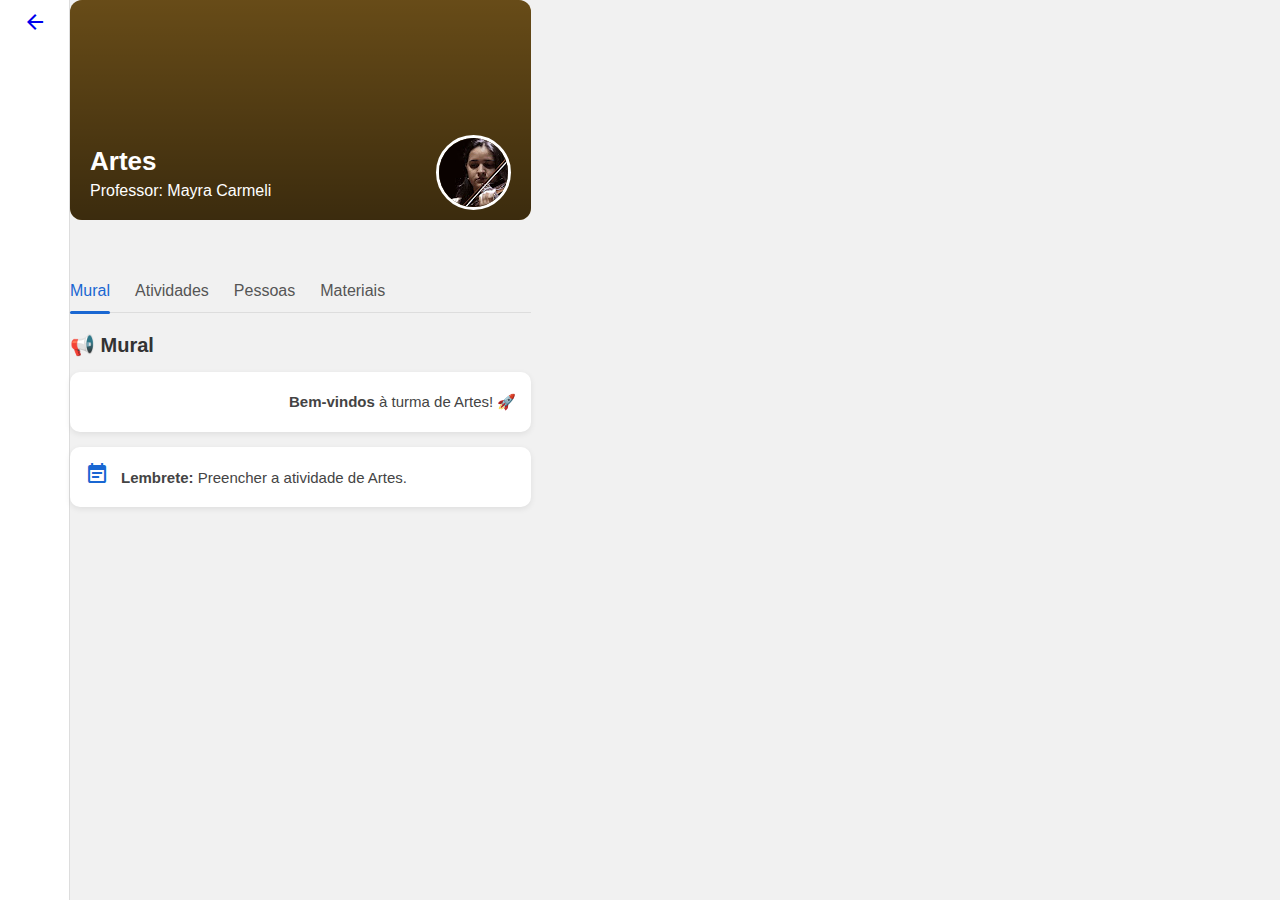
<file: class-pages/artes-page.html>
<!DOCTYPE html>
<html lang="pt-br">

<head>
    <meta charset="UTF-8">
    <meta name="viewport" content="width=device-width, initial-scale=1.0">
    <link rel="stylesheet" href="../style.css">
    <link rel="stylesheet" href="https://fonts.googleapis.com/icon?family=Material+Icons">
    <title>Filosofia - CodeRoom</title>
    <style>
        /* Capa da turma */
        .capa-turma {
            position: relative;
            height: 220px;
            background-size: cover;
            background-position: center;
            border-radius: 12px;
            display: flex;
            align-items: flex-end;
            padding: 20px;
            color: white;
            font-family: 'Roboto', sans-serif;
            overflow: hidden;
        }

        .capa-turma::before {
            content: "";
            position: absolute;
            inset: 0;
            background: linear-gradient(to bottom, rgba(0, 0, 0, 0.3), rgba(0, 0, 0, 0.6));
        }

        .capa-turma .info-capa {
            position: relative;
            z-index: 2;
        }

        .capa-turma .info-capa h1 {
            margin: 0;
            font-size: 26px;
            font-weight: 700;
        }

        .capa-turma .info-capa p {
            margin: 5px 0 0;
            font-size: 16px;
        }

        .avatar-professor-grande {
            position: absolute;
            right: 20px;
            bottom: 10px;
            border-radius: 50%;
            overflow: hidden;
            width: 75px;
            height: 75px;
            border: 3px solid white;
            z-index: 2;
        }

        /* Abas */
        .abas-turma {
            display: flex;
            gap: 25px;
            margin: 50px 0 20px 0;
            border-bottom: 1px solid #ddd;
            font-family: 'Roboto', sans-serif;
        }

        .abas-turma a {
            padding: 12px 0;
            text-decoration: none;
            color: #555;
            font-weight: 500;
            position: relative;
            transition: color 0.2s ease;
        }

        .abas-turma a:hover {
            color: #1967d2;
        }

        .abas-turma a.ativa {
            color: #1967d2;
        }

        .abas-turma a.ativa::after {
            content: "";
            position: absolute;
            bottom: -2px;
            left: 0;
            right: 0;
            height: 3px;
            background: #1967d2;
            border-radius: 2px;
        }

        /* Seções */
        .titulo-secao {
            font-size: 20px;
            font-weight: 600;
            margin-bottom: 15px;
            color: #333;
        }

        /* Posts no mural */
        .post-card {
            display: flex;
            align-items: center;
            gap: 12px;
            background: #fff;
            padding: 15px;
            border-radius: 10px;
            margin-bottom: 15px;
            box-shadow: 0 2px 6px rgba(0, 0, 0, 0.08);
            transition: transform 0.2s ease, box-shadow 0.2s ease;
        }

        .post-card:hover {
            transform: translateY(-2px);
            box-shadow: 0 4px 10px rgba(0, 0, 0, 0.12);
        }

        .post-icone {
            color: #1967d2;
            font-size: 24px;
        }

        .post-conteudo p {
            margin: 0;
            font-size: 15px;
            color: #444;
        }
    </style>
</head>

<body>
    <div class="container">
        <!-- Menu lateral -->
        <aside class="menu-lateral">
            <div class="logo-area">
                <a href="../index.html"><span class="material-icons">arrow_back</span></a>
            </div>
        </aside>

        <!-- Conteúdo principal -->
        <main class="conteudo-principal">

            <!-- Capa da turma -->
            <div class="capa-turma" style="background-color: #946c22;">
                <div class="info-capa">
                    <h1>Artes</h1>
                    <p>Professor: Mayra Carmeli</p>
                </div>
                <div class="avatar-professor-grande">
                    <img src="../static/teachers-avatar/maira-foto.jpg" alt="Foto do professor">
                </div>
            </div>

            <!-- Navegação interna da turma -->
            <nav class="abas-turma">
                <a href="#" class="aba ativa">Mural</a>
                <a href="#">Atividades</a>
                <a href="#">Pessoas</a>
                <a href="#">Materiais</a>
            </nav>

            <section class="conteudo-turma">
                <h2 class="titulo-secao">📢 Mural</h2>

                <div class="post-card">
                    <div class="post-icone">
                        <span class="material-icons">campaign</span>
                    </div>
                    <div class="post-conteudo">
                        <p><strong>Bem-vindos</strong> à turma de Artes! 🚀</p>
                    </div>
                </div>

                <div class="post-card">
                    <div class="post-icone">
                        <span class="material-icons">event_note</span>
                    </div>
                    <div class="post-conteudo">
                        <p><strong>Lembrete:</strong> Preencher a atividade de Artes.</p>
                    </div>
                </div>
            </section>
        </main>
    </div>
</body>

</html>
</file>
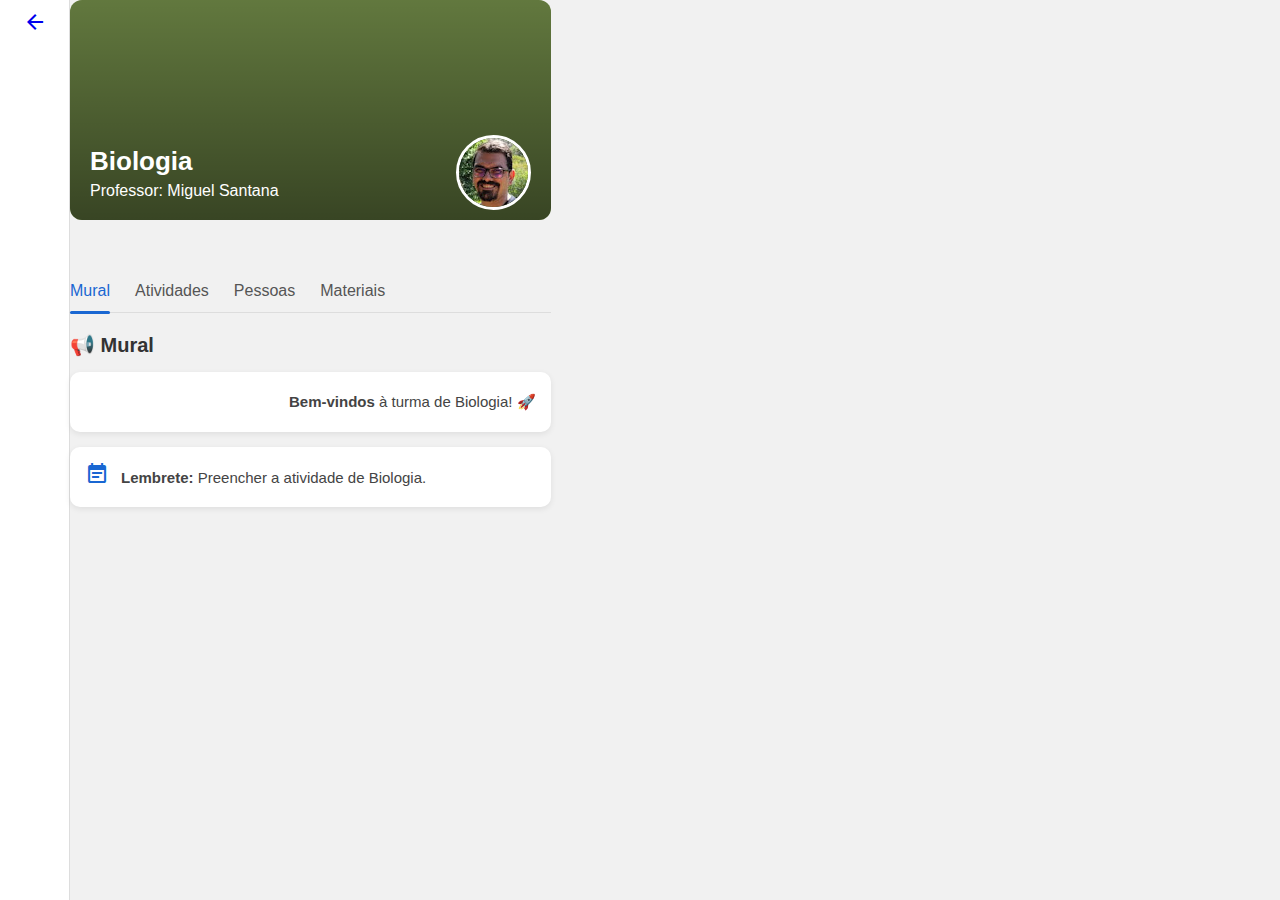
<file: class-pages/biologia-page.html>
<!DOCTYPE html>
<html lang="pt-br">

<head>
    <meta charset="UTF-8">
    <meta name="viewport" content="width=device-width, initial-scale=1.0">
    <link rel="stylesheet" href="../style.css">
    <link rel="stylesheet" href="https://fonts.googleapis.com/icon?family=Material+Icons">
    <title>Filosofia - CodeRoom</title>
    <style>
        /* Capa da turma */
        .capa-turma {
            position: relative;
            height: 220px;
            background-size: cover;
            background-position: center;
            border-radius: 12px;
            display: flex;
            align-items: flex-end;
            padding: 20px;
            color: white;
            font-family: 'Roboto', sans-serif;
            overflow: hidden;
        }

        .capa-turma::before {
            content: "";
            position: absolute;
            inset: 0;
            background: linear-gradient(to bottom, rgba(0, 0, 0, 0.3), rgba(0, 0, 0, 0.6));
        }

        .capa-turma .info-capa {
            position: relative;
            z-index: 2;
        }

        .capa-turma .info-capa h1 {
            margin: 0;
            font-size: 26px;
            font-weight: 700;
        }

        .capa-turma .info-capa p {
            margin: 5px 0 0;
            font-size: 16px;
        }

        .avatar-professor-grande {
            position: absolute;
            right: 20px;
            bottom: 10px;
            border-radius: 50%;
            overflow: hidden;
            width: 75px;
            height: 75px;
            border: 3px solid white;
            z-index: 2;
        }

        /* Abas */
        .abas-turma {
            display: flex;
            gap: 25px;
            margin: 50px 0 20px 0;
            border-bottom: 1px solid #ddd;
            font-family: 'Roboto', sans-serif;
        }

        .abas-turma a {
            padding: 12px 0;
            text-decoration: none;
            color: #555;
            font-weight: 500;
            position: relative;
            transition: color 0.2s ease;
        }

        .abas-turma a:hover {
            color: #1967d2;
        }

        .abas-turma a.ativa {
            color: #1967d2;
        }

        .abas-turma a.ativa::after {
            content: "";
            position: absolute;
            bottom: -2px;
            left: 0;
            right: 0;
            height: 3px;
            background: #1967d2;
            border-radius: 2px;
        }

        /* Seções */
        .titulo-secao {
            font-size: 20px;
            font-weight: 600;
            margin-bottom: 15px;
            color: #333;
        }

        /* Posts no mural */
        .post-card {
            display: flex;
            align-items: center;
            gap: 12px;
            background: #fff;
            padding: 15px;
            border-radius: 10px;
            margin-bottom: 15px;
            box-shadow: 0 2px 6px rgba(0, 0, 0, 0.08);
            transition: transform 0.2s ease, box-shadow 0.2s ease;
        }

        .post-card:hover {
            transform: translateY(-2px);
            box-shadow: 0 4px 10px rgba(0, 0, 0, 0.12);
        }

        .post-icone {
            color: #1967d2;
            font-size: 24px;
        }

        .post-conteudo p {
            margin: 0;
            font-size: 15px;
            color: #444;
        }
    </style>
</head>

<body>
    <div class="container">
        <!-- Menu lateral -->
        <aside class="menu-lateral">
            <div class="logo-area">
                <a href="../index.html"><span class="material-icons">arrow_back</span></a>
            </div>
        </aside>

        <!-- Conteúdo principal -->
        <main class="conteudo-principal">

            <!-- Capa da turma -->
            <div class="capa-turma" style="background-color: #8CAC59;">
                <div class="info-capa">
                    <h1>Biologia</h1>
                    <p>Professor: Miguel Santana</p>
                </div>
                <div class="avatar-professor-grande">
                    <img src="../static/teachers-avatar/miguel-foto.jpg" alt="Foto do professor">
                </div>
            </div>

            <!-- Navegação interna da turma -->
            <nav class="abas-turma">
                <a href="#" class="aba ativa">Mural</a>
                <a href="#">Atividades</a>
                <a href="#">Pessoas</a>
                <a href="#">Materiais</a>
            </nav>

            <section class="conteudo-turma">
                <h2 class="titulo-secao">📢 Mural</h2>

                <div class="post-card">
                    <div class="post-icone">
                        <span class="material-icons">campaign</span>
                    </div>
                    <div class="post-conteudo">
                        <p><strong>Bem-vindos</strong> à turma de Biologia! 🚀</p>
                    </div>
                </div>

                <div class="post-card">
                    <div class="post-icone">
                        <span class="material-icons">event_note</span>
                    </div>
                    <div class="post-conteudo">
                        <p><strong>Lembrete:</strong> Preencher a atividade de Biologia.</p>
                    </div>
                </div>
            </section>
        </main>
    </div>
</body>

</html>
</file>
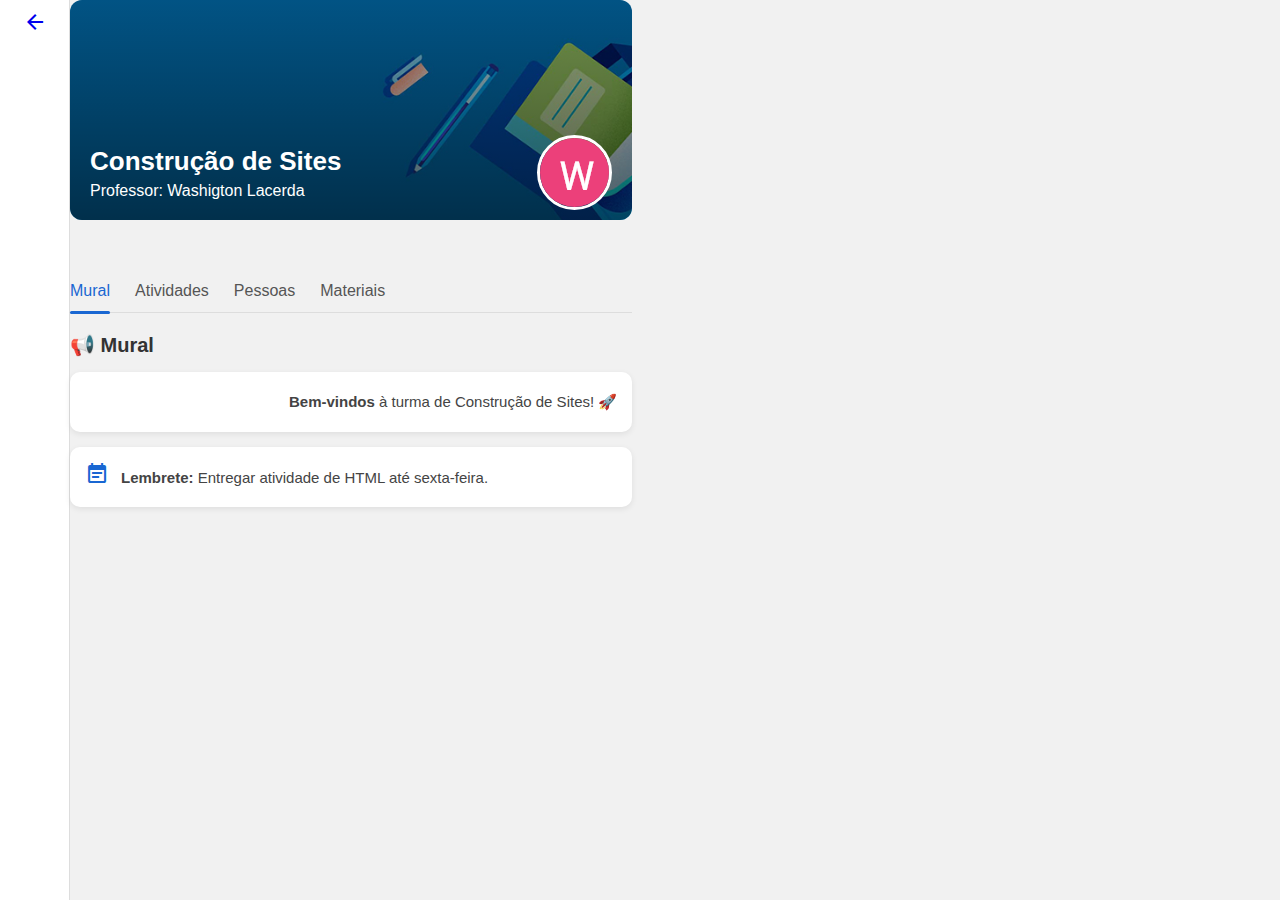
<file: class-pages/construcao-page.html>
<!DOCTYPE html>
<html lang="pt-br">

<head>
    <meta charset="UTF-8">
    <meta name="viewport" content="width=device-width, initial-scale=1.0">
    <link rel="stylesheet" href="../style.css">
    <link rel="stylesheet" href="https://fonts.googleapis.com/icon?family=Material+Icons">
    <title>Construção de Sites - CodeRoom</title>
    <style>
        /* Capa da turma */
        .capa-turma {
            position: relative;
            height: 220px;
            background-size: cover;
            background-position: center;
            border-radius: 12px;
            display: flex;
            align-items: flex-end;
            padding: 20px;
            color: white;
            font-family: 'Roboto', sans-serif;
            overflow: hidden;
        }

        .capa-turma::before {
            content: "";
            position: absolute;
            inset: 0;
            background: linear-gradient(to bottom, rgba(0, 0, 0, 0.3), rgba(0, 0, 0, 0.6));
        }

        .capa-turma .info-capa {
            position: relative;
            z-index: 2;
        }

        .capa-turma .info-capa h1 {
            margin: 0;
            font-size: 26px;
            font-weight: 700;
        }

        .capa-turma .info-capa p {
            margin: 5px 0 0;
            font-size: 16px;
        }

        .avatar-professor-grande {
            position: absolute;
            right: 20px;
            bottom: 10px;
            border-radius: 50%;
            overflow: hidden;
            width: 75px;
            height: 75px;
            border: 3px solid white;
            z-index: 2;
        }

        /* Abas */
        .abas-turma {
            display: flex;
            gap: 25px;
            margin: 50px 0 20px 0;
            border-bottom: 1px solid #ddd;
            font-family: 'Roboto', sans-serif;
        }

        .abas-turma a {
            padding: 12px 0;
            text-decoration: none;
            color: #555;
            font-weight: 500;
            position: relative;
            transition: color 0.2s ease;
        }

        .abas-turma a:hover {
            color: #1967d2;
        }

        .abas-turma a.ativa {
            color: #1967d2;
        }

        .abas-turma a.ativa::after {
            content: "";
            position: absolute;
            bottom: -2px;
            left: 0;
            right: 0;
            height: 3px;
            background: #1967d2;
            border-radius: 2px;
        }

        /* Seções */
        .titulo-secao {
            font-size: 20px;
            font-weight: 600;
            margin-bottom: 15px;
            color: #333;
        }

        /* Posts no mural */
        .post-card {
            display: flex;
            align-items: center;
            gap: 12px;
            background: #fff;
            padding: 15px;
            border-radius: 10px;
            margin-bottom: 15px;
            box-shadow: 0 2px 6px rgba(0, 0, 0, 0.08);
            transition: transform 0.2s ease, box-shadow 0.2s ease;
        }

        .post-card:hover {
            transform: translateY(-2px);
            box-shadow: 0 4px 10px rgba(0, 0, 0, 0.12);
        }

        .post-icone {
            color: #1967d2;
            font-size: 24px;
        }

        .post-conteudo p {
            margin: 0;
            font-size: 15px;
            color: #444;
        }
    </style>
</head>

<body>
    <div class="container">
        <!-- Menu lateral -->
        <aside class="menu-lateral">
            <div class="logo-area">
                <a href="../index.html"><span class="material-icons">arrow_back</span></a>
            </div>
        </aside>

        <!-- Conteúdo principal -->
        <main class="conteudo-principal">

            <!-- Capa da turma -->
            <div class="capa-turma" style="background-image: url('../static/class-background-1.jpg');">
                <div class="info-capa">
                    <h1>Construção de Sites</h1>
                    <p>Professor: Washigton Lacerda</p>
                </div>
                <div class="avatar-professor-grande">
                    <img src="../static/teachers-avatar/washington-foto.png" alt="Foto do professor">
                </div>
            </div>

            <!-- Navegação interna da turma -->
            <nav class="abas-turma">
                <a href="#" class="aba ativa">Mural</a>
                <a href="#">Atividades</a>
                <a href="#">Pessoas</a>
                <a href="#">Materiais</a>
            </nav>

            <section class="conteudo-turma">
                <h2 class="titulo-secao">📢 Mural</h2>

                <div class="post-card">
                    <div class="post-icone">
                        <span class="material-icons">campaign</span>
                    </div>
                    <div class="post-conteudo">
                        <p><strong>Bem-vindos</strong> à turma de Construção de Sites! 🚀</p>
                    </div>
                </div>

                <div class="post-card">
                    <div class="post-icone">
                        <span class="material-icons">event_note</span>
                    </div>
                    <div class="post-conteudo">
                        <p><strong>Lembrete:</strong> Entregar atividade de HTML até sexta-feira.</p>
                    </div>
                </div>
            </section>
        </main>
    </div>
</body>

</html>
</file>
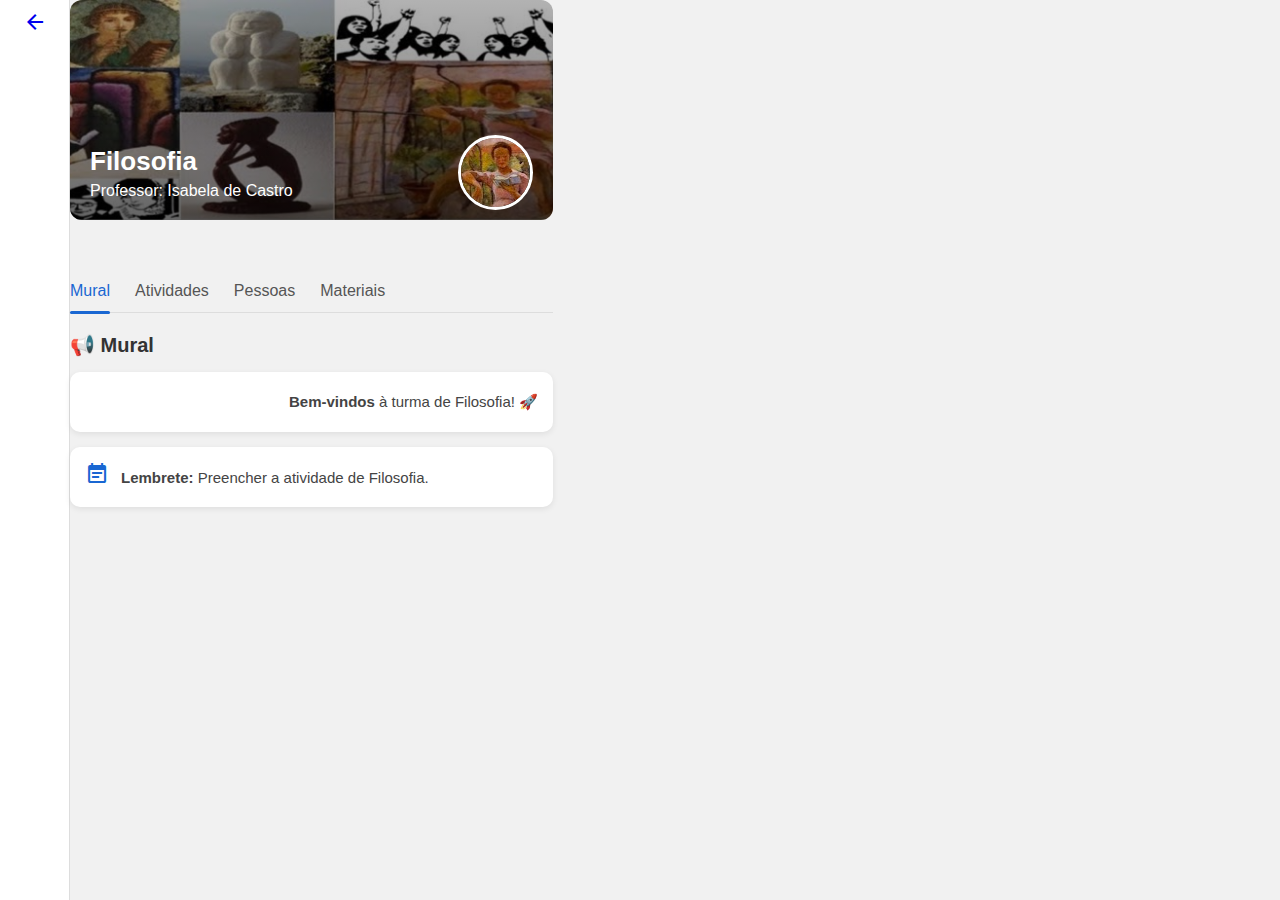
<file: class-pages/filosofia-page.html>
<!DOCTYPE html>
<html lang="pt-br">

<head>
    <meta charset="UTF-8">
    <meta name="viewport" content="width=device-width, initial-scale=1.0">
    <link rel="stylesheet" href="../style.css">
    <link rel="stylesheet" href="https://fonts.googleapis.com/icon?family=Material+Icons">
    <title>Filosofia - CodeRoom</title>
    <style>
        /* Capa da turma */
        .capa-turma {
            position: relative;
            height: 220px;
            background-size: cover;
            background-position: center;
            border-radius: 12px;
            display: flex;
            align-items: flex-end;
            padding: 20px;
            color: white;
            font-family: 'Roboto', sans-serif;
            overflow: hidden;
        }

        .capa-turma::before {
            content: "";
            position: absolute;
            inset: 0;
            background: linear-gradient(to bottom, rgba(0, 0, 0, 0.3), rgba(0, 0, 0, 0.6));
        }

        .capa-turma .info-capa {
            position: relative;
            z-index: 2;
        }

        .capa-turma .info-capa h1 {
            margin: 0;
            font-size: 26px;
            font-weight: 700;
        }

        .capa-turma .info-capa p {
            margin: 5px 0 0;
            font-size: 16px;
        }

        .avatar-professor-grande {
            position: absolute;
            right: 20px;
            bottom: 10px;
            border-radius: 50%;
            overflow: hidden;
            width: 75px;
            height: 75px;
            border: 3px solid white;
            z-index: 2;
        }

        /* Abas */
        .abas-turma {
            display: flex;
            gap: 25px;
            margin: 50px 0 20px 0;
            border-bottom: 1px solid #ddd;
            font-family: 'Roboto', sans-serif;
        }

        .abas-turma a {
            padding: 12px 0;
            text-decoration: none;
            color: #555;
            font-weight: 500;
            position: relative;
            transition: color 0.2s ease;
        }

        .abas-turma a:hover {
            color: #1967d2;
        }

        .abas-turma a.ativa {
            color: #1967d2;
        }

        .abas-turma a.ativa::after {
            content: "";
            position: absolute;
            bottom: -2px;
            left: 0;
            right: 0;
            height: 3px;
            background: #1967d2;
            border-radius: 2px;
        }

        /* Seções */
        .titulo-secao {
            font-size: 20px;
            font-weight: 600;
            margin-bottom: 15px;
            color: #333;
        }

        /* Posts no mural */
        .post-card {
            display: flex;
            align-items: center;
            gap: 12px;
            background: #fff;
            padding: 15px;
            border-radius: 10px;
            margin-bottom: 15px;
            box-shadow: 0 2px 6px rgba(0, 0, 0, 0.08);
            transition: transform 0.2s ease, box-shadow 0.2s ease;
        }

        .post-card:hover {
            transform: translateY(-2px);
            box-shadow: 0 4px 10px rgba(0, 0, 0, 0.12);
        }

        .post-icone {
            color: #1967d2;
            font-size: 24px;
        }

        .post-conteudo p {
            margin: 0;
            font-size: 15px;
            color: #444;
        }
    </style>
</head>

<body>
    <div class="container">
        <!-- Menu lateral -->
        <aside class="menu-lateral">
            <div class="logo-area">
                <a href="../index.html"><span class="material-icons">arrow_back</span></a>
            </div>
        </aside>

        <!-- Conteúdo principal -->
        <main class="conteudo-principal">

            <!-- Capa da turma -->
            <div class="capa-turma" style="background-image: url('../static/filosofia-background.jpg');">
                <div class="info-capa">
                    <h1>Filosofia</h1>
                    <p>Professor: Isabela de Castro</p>
                </div>
                <div class="avatar-professor-grande">
                    <img src="../static/teachers-avatar/isabela-foto.jpg" alt="Foto do professor">
                </div>
            </div>

            <!-- Navegação interna da turma -->
            <nav class="abas-turma">
                <a href="#" class="aba ativa">Mural</a>
                <a href="#">Atividades</a>
                <a href="#">Pessoas</a>
                <a href="#">Materiais</a>
            </nav>

            <section class="conteudo-turma">
                <h2 class="titulo-secao">📢 Mural</h2>

                <div class="post-card">
                    <div class="post-icone">
                        <span class="material-icons">campaign</span>
                    </div>
                    <div class="post-conteudo">
                        <p><strong>Bem-vindos</strong> à turma de Filosofia! 🚀</p>
                    </div>
                </div>

                <div class="post-card">
                    <div class="post-icone">
                        <span class="material-icons">event_note</span>
                    </div>
                    <div class="post-conteudo">
                        <p><strong>Lembrete:</strong> Preencher a atividade de Filosofia.</p>
                    </div>
                </div>
            </section>
        </main>
    </div>
</body>

</html>
</file>
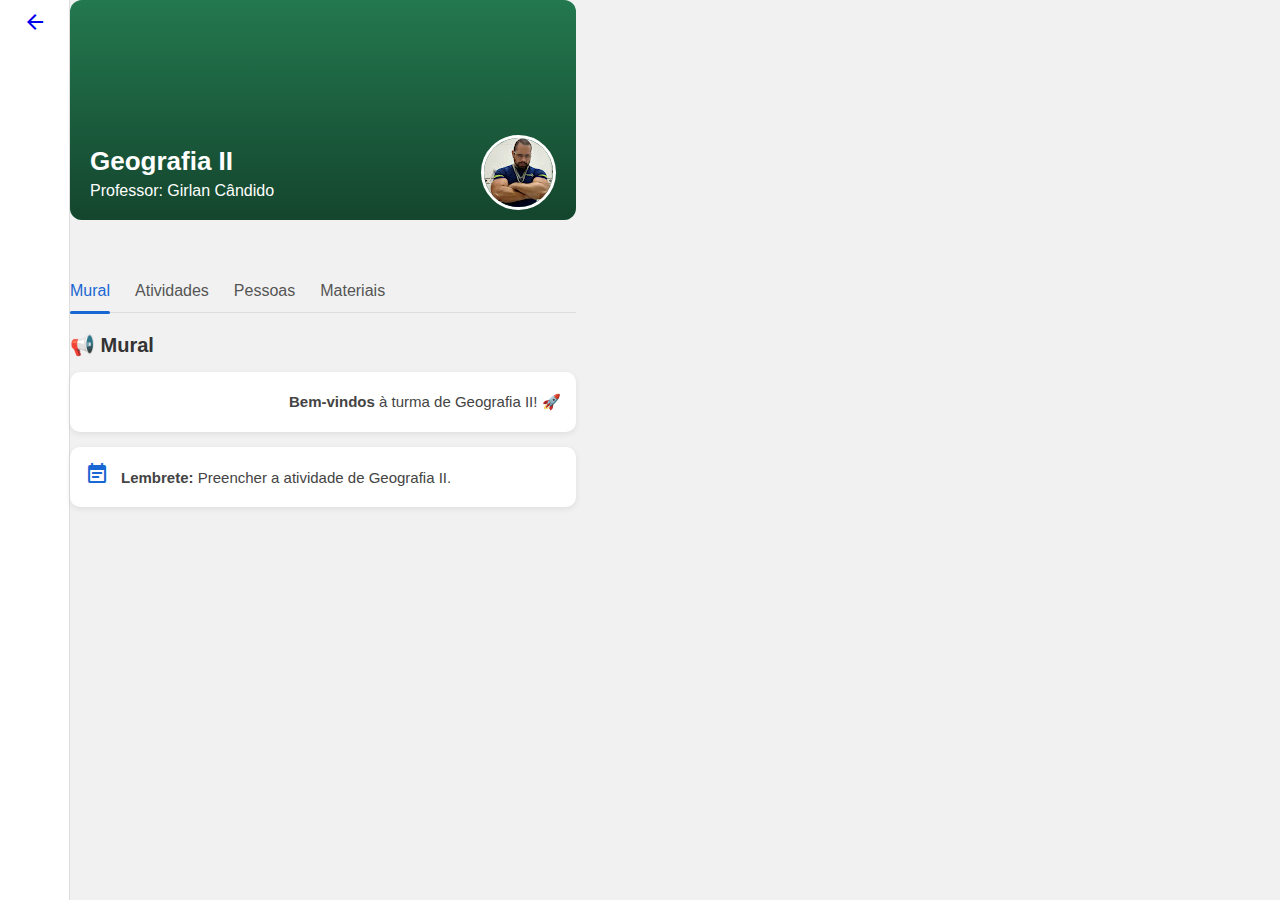
<file: class-pages/geografia-page.html>
<!DOCTYPE html>
<html lang="pt-br">

<head>
    <meta charset="UTF-8">
    <meta name="viewport" content="width=device-width, initial-scale=1.0">
    <link rel="stylesheet" href="../style.css">
    <link rel="stylesheet" href="https://fonts.googleapis.com/icon?family=Material+Icons">
    <title>Filosofia - CodeRoom</title>
    <style>
        /* Capa da turma */
        .capa-turma {
            position: relative;
            height: 220px;
            background-size: cover;
            background-position: center;
            border-radius: 12px;
            display: flex;
            align-items: flex-end;
            padding: 20px;
            color: white;
            font-family: 'Roboto', sans-serif;
            overflow: hidden;
        }

        .capa-turma::before {
            content: "";
            position: absolute;
            inset: 0;
            background: linear-gradient(to bottom, rgba(0, 0, 0, 0.3), rgba(0, 0, 0, 0.6));
        }

        .capa-turma .info-capa {
            position: relative;
            z-index: 2;
        }

        .capa-turma .info-capa h1 {
            margin: 0;
            font-size: 26px;
            font-weight: 700;
        }

        .capa-turma .info-capa p {
            margin: 5px 0 0;
            font-size: 16px;
        }

        .avatar-professor-grande {
            position: absolute;
            right: 20px;
            bottom: 10px;
            border-radius: 50%;
            overflow: hidden;
            width: 75px;
            height: 75px;
            border: 3px solid white;
            z-index: 2;
        }

        /* Abas */
        .abas-turma {
            display: flex;
            gap: 25px;
            margin: 50px 0 20px 0;
            border-bottom: 1px solid #ddd;
            font-family: 'Roboto', sans-serif;
        }

        .abas-turma a {
            padding: 12px 0;
            text-decoration: none;
            color: #555;
            font-weight: 500;
            position: relative;
            transition: color 0.2s ease;
        }

        .abas-turma a:hover {
            color: #1967d2;
        }

        .abas-turma a.ativa {
            color: #1967d2;
        }

        .abas-turma a.ativa::after {
            content: "";
            position: absolute;
            bottom: -2px;
            left: 0;
            right: 0;
            height: 3px;
            background: #1967d2;
            border-radius: 2px;
        }

        /* Seções */
        .titulo-secao {
            font-size: 20px;
            font-weight: 600;
            margin-bottom: 15px;
            color: #333;
        }

        /* Posts no mural */
        .post-card {
            display: flex;
            align-items: center;
            gap: 12px;
            background: #fff;
            padding: 15px;
            border-radius: 10px;
            margin-bottom: 15px;
            box-shadow: 0 2px 6px rgba(0, 0, 0, 0.08);
            transition: transform 0.2s ease, box-shadow 0.2s ease;
        }

        .post-card:hover {
            transform: translateY(-2px);
            box-shadow: 0 4px 10px rgba(0, 0, 0, 0.12);
        }

        .post-icone {
            color: #1967d2;
            font-size: 24px;
        }

        .post-conteudo p {
            margin: 0;
            font-size: 15px;
            color: #444;
        }
    </style>
</head>

<body>
    <div class="container">
        <!-- Menu lateral -->
        <aside class="menu-lateral">
            <div class="logo-area">
                <a href="../index.html"><span class="material-icons">arrow_back</span></a>
            </div>
        </aside>

        <!-- Conteúdo principal -->
        <main class="conteudo-principal">

            <!-- Capa da turma -->
            <div class="capa-turma" style="background-color: #32AC71;">
                <div class="info-capa">
                    <h1>Geografia II</h1>
                    <p>Professor: Girlan Cândido</p>
                </div>
                <div class="avatar-professor-grande">
                    <img src="../static/teachers-avatar/girlan-foto.jpg" alt="Foto do professor">
                </div>
            </div>

            <!-- Navegação interna da turma -->
            <nav class="abas-turma">
                <a href="#" class="aba ativa">Mural</a>
                <a href="#">Atividades</a>
                <a href="#">Pessoas</a>
                <a href="#">Materiais</a>
            </nav>

            <section class="conteudo-turma">
                <h2 class="titulo-secao">📢 Mural</h2>

                <div class="post-card">
                    <div class="post-icone">
                        <span class="material-icons">campaign</span>
                    </div>
                    <div class="post-conteudo">
                        <p><strong>Bem-vindos</strong> à turma de Geografia II! 🚀</p>
                    </div>
                </div>

                <div class="post-card">
                    <div class="post-icone">
                        <span class="material-icons">event_note</span>
                    </div>
                    <div class="post-conteudo">
                        <p><strong>Lembrete:</strong> Preencher a atividade de Geografia II.</p>
                    </div>
                </div>
            </section>
        </main>
    </div>
</body>

</html>
</file>
<file: style.css>
* {
    margin: 0;
    padding: 0;
    box-sizing: border-box;
    font-family: Arial, sans-serif;
}

body {
    background-color: #f1f1f1;
}

.container {
    display: flex;
    height: 100vh;
}

.menu-lateral {
    width: 70px;
    background-color: white;
    border-right: 1px solid #ddd;
    display: flex;
    flex-direction: column;
    align-items: center;
    padding-top: 10px;
    transition: width 0.3s ease-in-out;
}

.menu-lateral-aberto {
    width: 240px;
    align-items: flex-start;
}

.menu-lateral .logo-area img {
    width: 36px;
    margin-bottom: 20px;
}

.menu-itens {
    display: flex;
    flex-direction: column;
    gap: 20px;
    width: 100%;
}

.item-menu {
    display: flex;
    align-items: center;
    gap: 20px;
    padding: 12px 23px;
    border-radius: 0 25px 25px 0;
    text-decoration: none;
    color: #5f6368;
    transition: background-color 0.2s ease, color 0.2s ease;
}

.item-menu:hover {
    background-color: #f0f4f9;
    color: #1a73e8;
}

.item-menu.ativo {
    background-color: #e8f0fe;
    color: #1a73e8;
    font-weight: bold;
}

.item-menu .material-icons {
    font-size: 24px;
}

.menu-texto {
    opacity: 0;
    visibility: hidden;
    white-space: nowrap;
    transition: opacity 0.2s ease-in-out, visibility 0.2s ease-in-out;
}

.menu-lateral-aberto .menu-texto {
    opacity: 1;
    visibility: visible;
    transition-delay: 0.1s;
}

.menu-toggle {
    font-size: 28px;
    cursor: pointer;
    padding: 12px;
    border-radius: 50%;
}

.menu-toggle:hover {
    background-color: rgba(255, 255, 255, 0.2);
}

.topo {
    background-color: #1a73e8;
    color: white;
    padding: 15px 20px;
    display: flex;
    align-items: center;
    justify-content: space-between;
}

.topo-esquerdo {
    display: flex;
    align-items: center;
    gap: 15px;
}

.logo-header {
    width: 32px;
    height: 32px;
}

main.conteudo {
    flex: 1;
    display: flex;
    flex-direction: column;
}

.turmas-container {
    padding: 20px;
    display: flex;
    gap: 20px;
    flex-wrap: wrap;
}

.card-turma {
    background-color: white;
    border: 1px solid #ccc;
    border-radius: 10px;
    box-shadow: 0 2px 6px rgba(0, 0, 0, 0.08);
    flex: 1 1 250px;
    display: flex;
    flex-direction: column;
    transition: transform 0.2s ease, box-shadow 0.2s ease;
    flex: 0 1 300px;
}

.card-turma:hover {
    transform: translateY(-6px);
    box-shadow: 0 4px 12px rgba(0, 0, 0, 0.15);
}

.imagem-topo {
    height: 100px;
    background-size: cover;
    background-position: center;
    border-top-left-radius: 10px;
    border-top-right-radius: 10px;
}

.conteudo-card {
    padding: 15px;
    display: flex;
    flex-direction: column;
    justify-content: space-between;
    flex: 1;
}

.conteudo-card h2 {
    font-size: 1.1rem;
    color: #1a73e8;
    margin-bottom: 5px;
}

.conteudo-card .professor {
    font-size: 0.9rem;
    color: #444;
}

.conteudo-card .codigo {
    font-size: 0.85rem;
    color: #666;
    margin-top: 5px;
}

.codigo span {
    font-weight: bold;
}

.botoes-inferiores {
    margin-top: auto;
    text-align: right;
}

.botoes-inferiores .material-icons {
    font-size: 20px;
    color: #5f6368;
    cursor: pointer;
    padding: 6px;
    border-radius: 50%;
    transition: background-color 0.2s;
}

.botoes-inferiores .material-icons:hover {
    background-color: #e8f0fe;
    color: #1a73e8;
}
</file>
